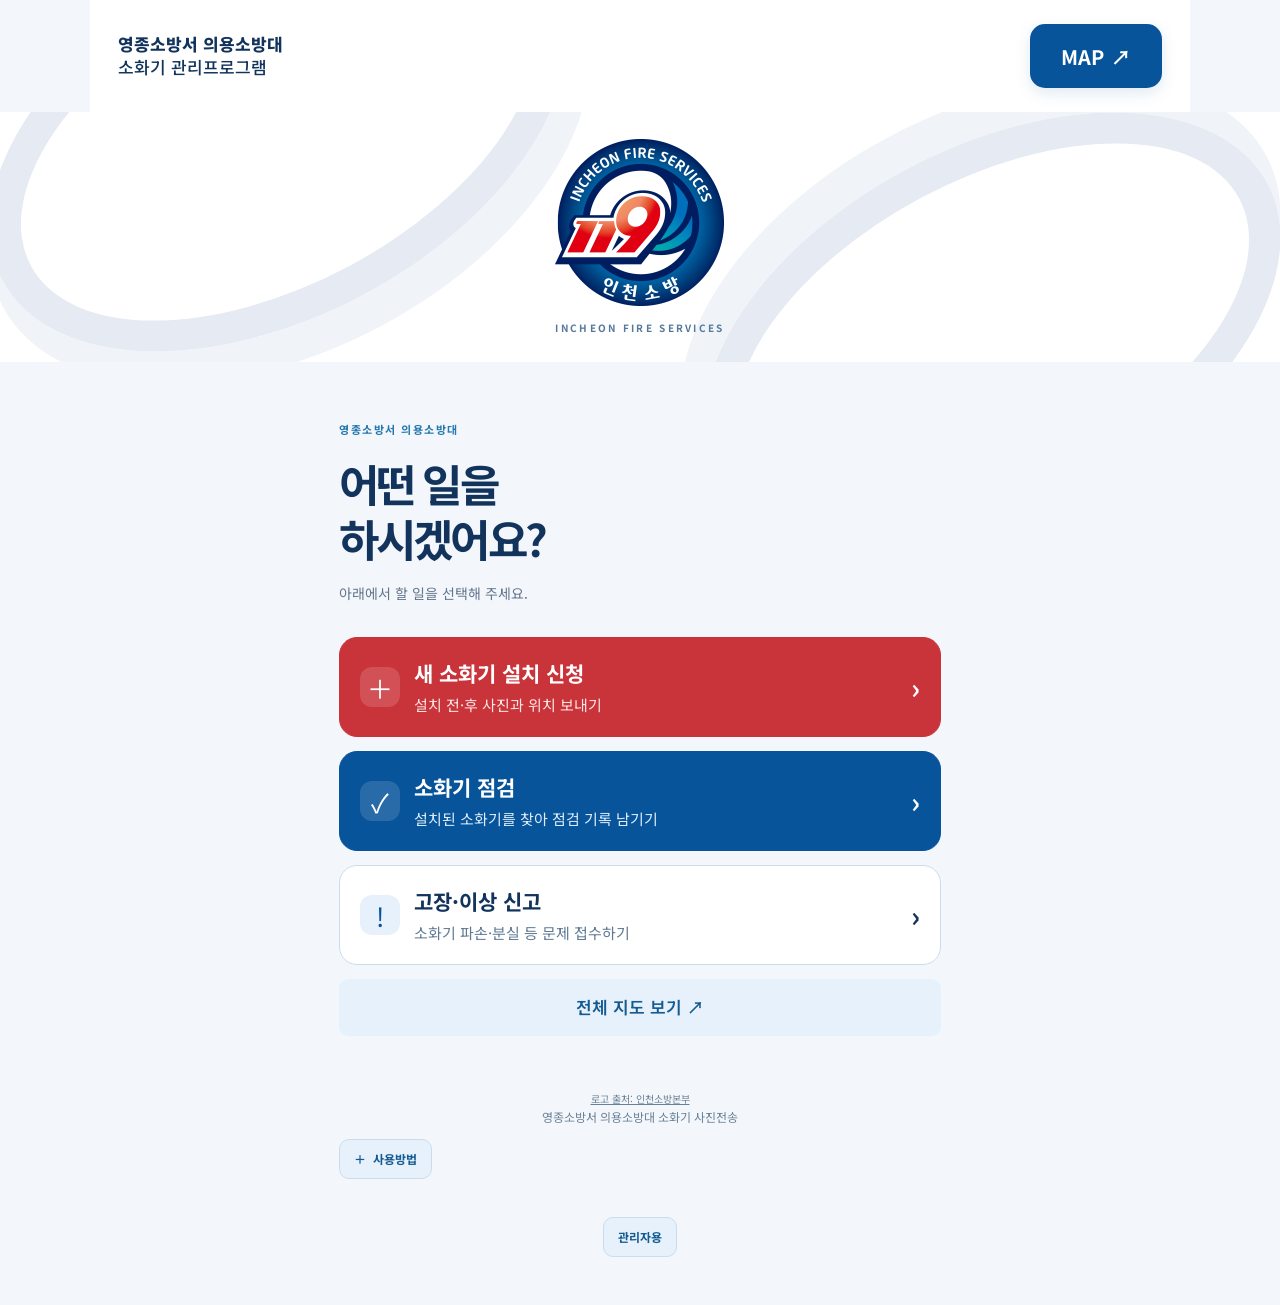
<file: index.html>
<!doctype html>
<html lang="ko"><head><meta charset="utf-8"><meta name="viewport" content="width=device-width,initial-scale=1"><meta name="theme-color" content="#12335b"><title>영종소방서 의용소방대 소화기 사진전송</title><link rel="stylesheet" href="style.css?v=20261028-mobile4"><script src="config.js?v=20261026-kakao1" defer></script><script defer src="management.js?v=20261024-issues2"></script><script src="app.js?v=20261026-kakao5" defer></script><link rel="stylesheet" href="management.css?v=20261028-mobile4"><link rel="stylesheet" href="leaflet.css"><script defer src="leaflet.js"></script></head>
<body><header><a href="./" class="brand">영종소방서 의용소방대<br><span>소화기 관리프로그램</span></a><a class="tag" href="map.html" aria-label="설치 위치 지도 보기" style="text-decoration:none">MAP ↗</a></header><div class="fire-banner"><img src="[data-uri]" width="172" height="170" alt="인천소방 · INCHEON FIRE SERVICES"><span class="banner-caption">INCHEON FIRE SERVICES</span></div><main><div class="intro"><span class="eyebrow">영종소방서 의용소방대</span><h1>어떤 일을<br>하시겠어요?</h1><p>아래에서 할 일을 선택해 주세요.</p></div><nav id="taskMenu" class="task-menu" aria-label="업무 선택"><button type="button" id="startInstall" class="task-card task-install"><span class="task-icon" aria-hidden="true">＋</span><span><strong>새 소화기 설치 신청</strong><small>설치 전·후 사진과 위치 보내기</small></span><b aria-hidden="true">›</b></button><a class="task-card task-primary" href="map.html?mode=inspection"><span class="task-icon" aria-hidden="true">✓</span><span><strong>소화기 점검</strong><small>설치된 소화기를 찾아 점검 기록 남기기</small></span><b aria-hidden="true">›</b></a><a class="task-card" href="map.html?mode=report"><span class="task-icon" aria-hidden="true">!</span><span><strong>고장·이상 신고</strong><small>소화기 파손·분실 등 문제 접수하기</small></span><b aria-hidden="true">›</b></a><a class="button secondary full" href="map.html">전체 지도 보기 ↗</a></nav><div id="installHeading" hidden><button type="button" id="backToTasks" class="button secondary">← 할 일 다시 선택</button><h1>새 소화기 설치 신청</h1><p>사진 2장 → 현재 위치 → 확인하고 전송</p></div><aside id="setup" hidden>아직 접수를 시작하지 않았습니다. 관리자가 수신 이메일을 설정한 후 이용해 주세요.</aside><form id="report" hidden><section><div class="heading"><span class="number">01</span><div><h2>현장 사진</h2><p>설치 전 사진과 설치 후 사진을 추가해 주세요.</p></div></div><div class="installation-photos"><div class="photo-stage"><h3>설치 전 사진</h3><div class="photo"><img id="preview" hidden alt="전송할 현장 사진"><button id="placeholder" type="button" aria-label="사진 촬영 또는 보관함에서 선택" aria-haspopup="dialog"><span class="camera" aria-hidden="true">＋</span><strong>설치 전 사진 추가</strong><small>촬영하거나 앨범에서 선택</small></button></div><div class="buttons"><label class="button primary" for="camera">사진 촬영</label><input id="camera" type="file" accept="image/*" capture="environment" class="visually-hidden"><label class="button secondary" for="album">앨범 선택</label><input id="album" type="file" accept="image/*" class="visually-hidden"></div><p id="photoInfo" class="detail" hidden></p></div><div class="photo-stage"><h3>설치 후 사진</h3><div class="photo"><img id="previewAfter" hidden alt="설치 후 사진"><button id="placeholderAfter" type="button" aria-label="설치 후 사진 촬영 또는 보관함 선택" aria-haspopup="dialog"><span class="camera" aria-hidden="true">＋</span><strong>설치 후 사진 추가</strong><small>촬영하거나 앨범에서 선택</small></button></div><div class="buttons"><label class="button primary" for="cameraAfter">사진 촬영</label><input id="cameraAfter" type="file" accept="image/*" capture="environment" class="visually-hidden"><label class="button secondary" for="albumAfter">앨범 선택</label><input id="albumAfter" type="file" accept="image/*" class="visually-hidden"></div><p id="photoInfoAfter" class="detail" hidden></p></div></div></section><section><div class="heading"><span class="number">02</span><div><h2>현재 위치</h2></div></div><label class="check"><input id="gpsConsent" type="checkbox"><span>현재 위치 확인·주소 조회·사진/위치 전송 및 지도 공개에 동의합니다.</span></label><p class="detail gps-geocoder-note">주소 자동 조회를 위해 좌표를 <a href="https://apis.map.kakao.com/web/documentation/#services_Geocoder_coord2Address" target="_blank" rel="noopener noreferrer">카카오</a>에 보냅니다.</p><button type="button" class="button secondary full" id="locate">동의 후 현재 위치 가져오기</button><div id="gpsPreview" hidden style="height:260px;border-radius:12px;overflow:hidden;margin:16px 0" role="region" aria-label="자동으로 가져온 설치 위치 지도"></div><div class="location"><span class="dot"></span><p id="locationInfo" role="status">아직 위치를 가져오지 않았습니다.</p></div><p id="resolvedAddress" class="location-address" hidden></p><p id="address" class="coordinates" hidden></p><a id="map" hidden target="_blank" rel="noopener noreferrer">Google 지도에서 위치 확인 ↗</a></section><section><div class="heading"><span class="number">03</span><div><h2>확인하고 전송</h2></div></div><label for="note" class="field-label">현장 메모 <span>선택</span></label><textarea id="note" maxlength="1000" placeholder="상세 위치와 현장 상황을 적어주세요.&#10;예시) &quot;소화기 1개 설치 / ○○등산로 입구에서 100m, 갈림길 이정표 오른쪽 나무 옆 / 거치대 추가 필요&quot;" rows="3"></textarea><label class="field-label" for="volunteerTeam">점검/등록 의용소방대 <span>선택사항</span></label><select id="volunteerTeam"><option value="">선택 안 함</option><option value="북도혼성대">1. 북도혼성대</option><option value="장봉혼성대">2. 장봉혼성대</option><option value="생활구조대">3. 생활구조대</option><option value="용유남성대">4. 용유남성대</option><option value="운남여성대">5. 운남여성대</option><option value="운남남성대">6. 운남남성대</option><option value="심폐소생술대">7. 심폐소생술대</option><option value="카운슬링대">8. 카운슬링대</option></select><p class="detail">선택하지 않아도 전송할 수 있으며, 선택한 대 이름은 접수 이메일에 포함됩니다.</p><p class="detail" id="recipient"></p><p id="remainingSteps" class="remaining-steps" role="status" aria-live="polite"></p><button class="button primary full send" type="submit" id="send" disabled>사진과 위치 전송하기 ↗</button><p id="status" role="status" aria-live="polite"></p><button type="button" id="reset" class="button secondary full" hidden>전체 새로고침</button></section></form><footer><a class="logo-credit" href="https://www.incheon.go.kr/119/NE040101" target="_blank" rel="noopener noreferrer">로고 출처: 인천소방본부</a><br>영종소방서 의용소방대 소화기 사진전송<br><div class="footer-tools"><details class="usage-guide"><summary>사용방법</summary><div class="guide-content"><h2>점검 담당자용 사용방법</h2><p class="guide-intro">아래 화면 예시를 보며 필요한 기능을 따라 해보세요.</p><ol>
<li><strong>설치 신청:</strong> 설치 전·후 사진을 각각 고르고, 동의를 체크한 후 현재 위치를 가져옵니다. 상세 위치와 상황을 메모하고 대대를 선택해 전송하세요.
<figure class="guide-shot"><figcaption>① 사진과 현재 위치 입력</figcaption><div class="mock-screen"><div class="mock-step"><b>01</b><span>현장 사진</span></div><div class="mock-photo-row"><div class="mock-photo"><i>＋</i><span>설치 전 사진</span></div><div class="mock-photo"><i>＋</i><span>설치 후 사진</span></div></div><div class="mock-map"><span class="mock-pin"></span><span>현재 위치 미리보기</span></div><button class="mock-button">현재 위치 가져오기</button><div class="mock-input">상세 위치와 현장 상황 메모</div><div class="mock-select">등록 의용소방대　⌄</div><button class="mock-button mock-primary">사진과 위치 전송하기 ↗</button></div></figure></li>
<li><strong>지도 확인:</strong> 지도를 확대해 지점을 누르면 주소, 설치 대대, 설치 사진과 메모를 확인할 수 있습니다. 임시 접수 지점은 7일간 표시됩니다.
<figure class="guide-shot"><figcaption>② 지점 선택 후 상세 정보 확인</figcaption><div class="mock-screen mock-popup"><div class="mock-popup-head"><span class="mock-red-dot"></span><b>설치된 소화기</b><span class="mock-badge">설치 지점</span></div><div class="mock-address">📍 인천 중구 ○○로 123</div><div class="mock-meta"><span>설치 대대</span><b>북도혼성대</b></div><div class="mock-meta"><span>최근 점검</span><b>2026. 10. 20. · 장봉혼성대</b></div><div class="mock-photo-row"><div class="mock-thumb">설치 전</div><div class="mock-thumb">설치 후</div></div><div class="mock-note">현장 메모가 여기에 표시됩니다.</div></div></figure></li>
<li><strong>소화기 점검:</strong> 지점에서 10m 이내일 때 점검하기를 누르세요. 대대와 점검 항목을 입력해 완료하면 일시와 담당 대대가 기록됩니다. 최근 기록은 10건까지 보이며 점검 사진 한 장을 첨부할 수 있습니다.
<figure class="guide-shot"><figcaption>③ 점검 항목을 확인하고 기록</figcaption><div class="mock-screen"><div class="mock-step"><b>점검</b><span>현재 위치가 소화기 10m 이내인지 확인</span></div><div class="mock-select">점검 의용소방대　⌄</div><div class="mock-checks"><span>☑ 압력 게이지 정상</span><span>☑ 안전핀·봉인 상태 양호</span><span>☑ 용기 외관 이상 없음</span><span>☑ 앞에 장애물 없음</span></div><div class="mock-input">점검 메모 (선택)</div><button class="mock-button">점검 사진 추가　＋</button><button class="mock-button mock-primary">점검 완료</button><div class="mock-history"><b>최근 점검</b><span>2026. 10. 20. · 장봉혼성대</span></div></div></figure></li>
<li><strong>이상 신고:</strong> 지점 정보에서 이상 신고하기를 눌러 문제와 내용을 접수하세요. 점검 기록과 이상 신고는 이메일을 보내지 않습니다.
<figure class="guide-shot"><figcaption>④ 이상이 있으면 지점에서 신고</figcaption><div class="mock-screen"><div class="mock-step"><b>이상 신고</b><span>해당 소화기에서 확인한 문제</span></div><div class="mock-select">신고 항목　⌄</div><div class="mock-input mock-tall">문제 상황을 적어주세요.</div><div class="mock-select">신고 의용소방대　⌄</div><button class="mock-button mock-danger">이상 신고 접수</button><p class="mock-hint">신고 접수는 이메일로 전송되지 않습니다.</p></div></figure></li>
<li><strong>관리자:</strong> 신청 승인·반려, 설치 지점 등록·수정, 신고 확인을 할 수 있습니다. 관리자 변경 내용은 이 기기에 저장됩니다. 다른 기기로 옮기는 방법은 생성자 <b>소방교 김승회</b>에게 문의하세요.
<figure class="guide-shot"><figcaption>⑤ 관리자 화면에서 신청과 신고 관리</figcaption><div class="mock-screen"><div class="mock-tabs"><b>설치 신청</b><span>이상 신고</span><span>등록된 소화기</span></div><div class="mock-request"><div class="mock-red-dot"></div><div><b>새 설치 신청</b><span>사진 2장 · 위치 · 현장 메모</span></div></div><div class="mock-action-row"><button class="mock-button">반려</button><button class="mock-button mock-primary">승인</button></div><div class="mock-hint">관리자 변경 사항은 현재 기기에 저장됩니다.</div></div></figure></li></ol><p class="guide-contact">위치가 어긋나면 설치 지점에서 현재 위치를 다시 가져와 주세요.</p></div></details><a class="admin-link" href="admin.html">관리자용</a></div></footer></main><dialog id="photoChoice" aria-labelledby="photoChoiceTitle"><h2 id="photoChoiceTitle">사진을 어떻게 추가할까요?</h2><p>촬영하거나 보관함의 사진을 선택해 주세요.</p><button type="button" class="button primary full" id="chooseCamera">사진 촬영</button><button type="button" class="button secondary full" id="chooseAlbum">보관함에서 선택</button><button type="button" class="button secondary full" id="closePhotoChoice">취소</button></dialog><div id="sendToast" role="status" aria-live="polite" hidden style="position:fixed;left:50%;top:50%;transform:translate(-50%,-50%);width:max-content;max-width:calc(100vw - 40px);box-sizing:border-box;padding:24px 28px;border-radius:18px;background:#123d70;color:#fff;text-align:center;font-size:18px;font-weight:700;line-height:1.6;box-shadow:0 12px 40px #123d7040;z-index:10000;pointer-events:none">사진과 위치 전송 요청이 완료되었습니다</div></body></html>
</file>
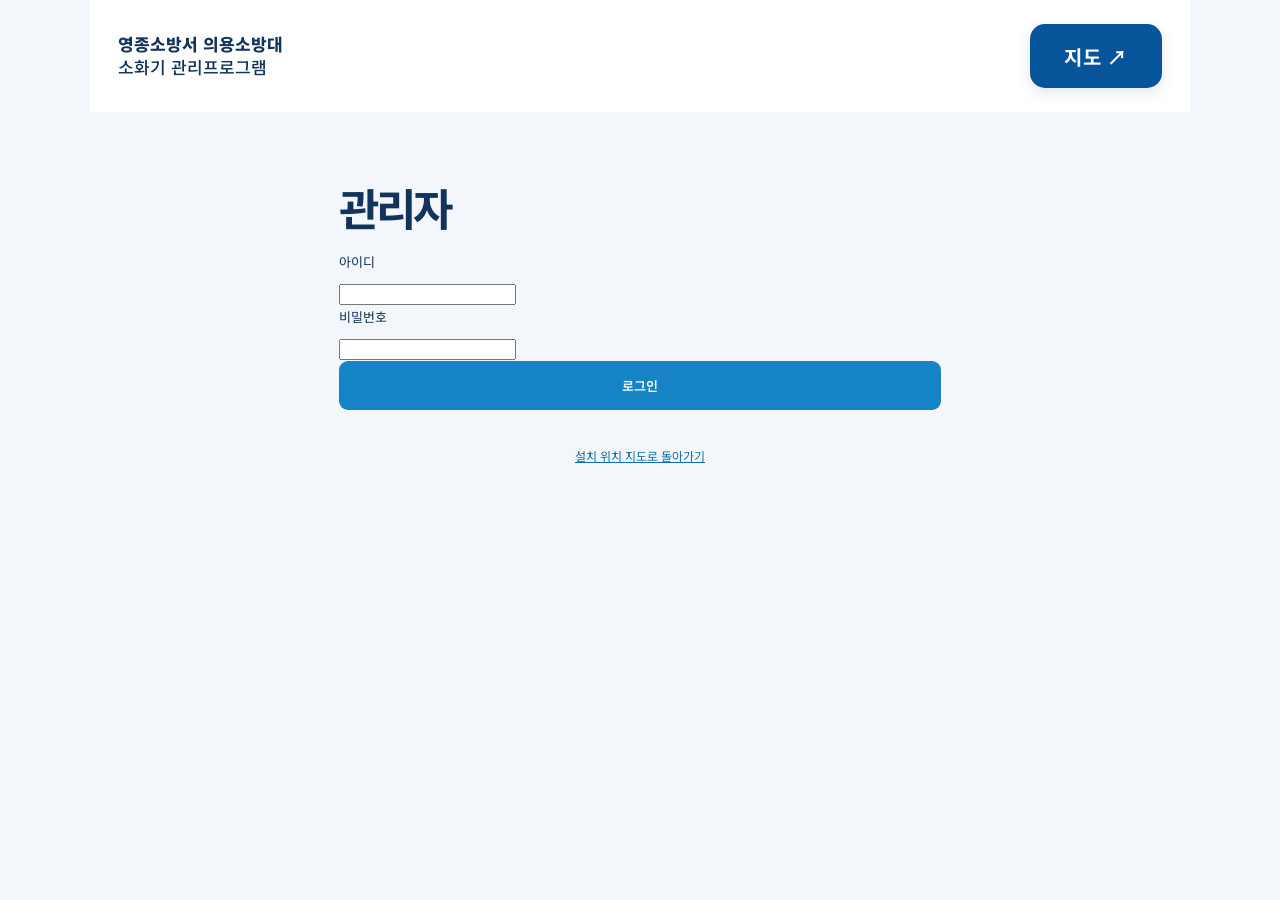
<file: admin.html>
<!doctype html><html lang="ko"><head><meta charset="utf-8"><meta name="viewport" content="width=device-width,initial-scale=1"><meta name="robots" content="noindex"><title>관리자 · 소화기 관리프로그램</title><link rel="stylesheet" href="style.css?v=20261028-map-popup2"><link rel="stylesheet" href="management.css?v=20261028-popup2"><script defer src="config.js"></script><script defer src="management.js?v=20261028-popup2"></script><script defer src="admin.js?v=20261028-approval3"></script></head><body><header><a href="./" class="brand">영종소방서 의용소방대<br><span>소화기 관리프로그램</span></a><a href="map.html" class="tag">지도 ↗</a></header><main><h1>관리자</h1><form id="adminLogin"><label class="field-label" for="adminUsername">아이디</label><input id="adminUsername" autocomplete="username" required><label class="field-label" for="adminPassword">비밀번호</label><input id="adminPassword" type="password" autocomplete="current-password" required><button class="button primary full">로그인</button></form><p id="adminMessage" role="status"></p><div id="adminPanel" hidden><button id="adminLogout" class="button secondary">로그아웃</button><nav class="admin-tabs" aria-label="관리 목록"><button class="button secondary admin-tab" data-tab="requests" aria-pressed="true">설치 신청</button><button class="button secondary admin-tab" data-tab="issues" aria-pressed="false">이상 신고</button><button class="button secondary admin-tab" data-tab="registered" aria-pressed="false">등록된 소화기</button><button id="adminRefresh" class="button secondary">새로고침</button></nav><p class="detail">설치 신청 승인·반려는 서버에 공유됩니다. 직접 등록한 자료는 이 기기에 저장되니 백업해 주세요.</p><div class="admin-tabs"><button class="button secondary" id="adminAdd">소화기 직접 등록</button><button class="button secondary" id="adminExport">백업 저장</button><label class="button secondary">백업 불러오기<input id="adminImport" type="file" accept=".json,application/json" hidden></label></div><div id="adminList"></div></div><footer><a href="map.html">설치 위치 지도로 돌아가기</a></footer></main></body></html>
</file>
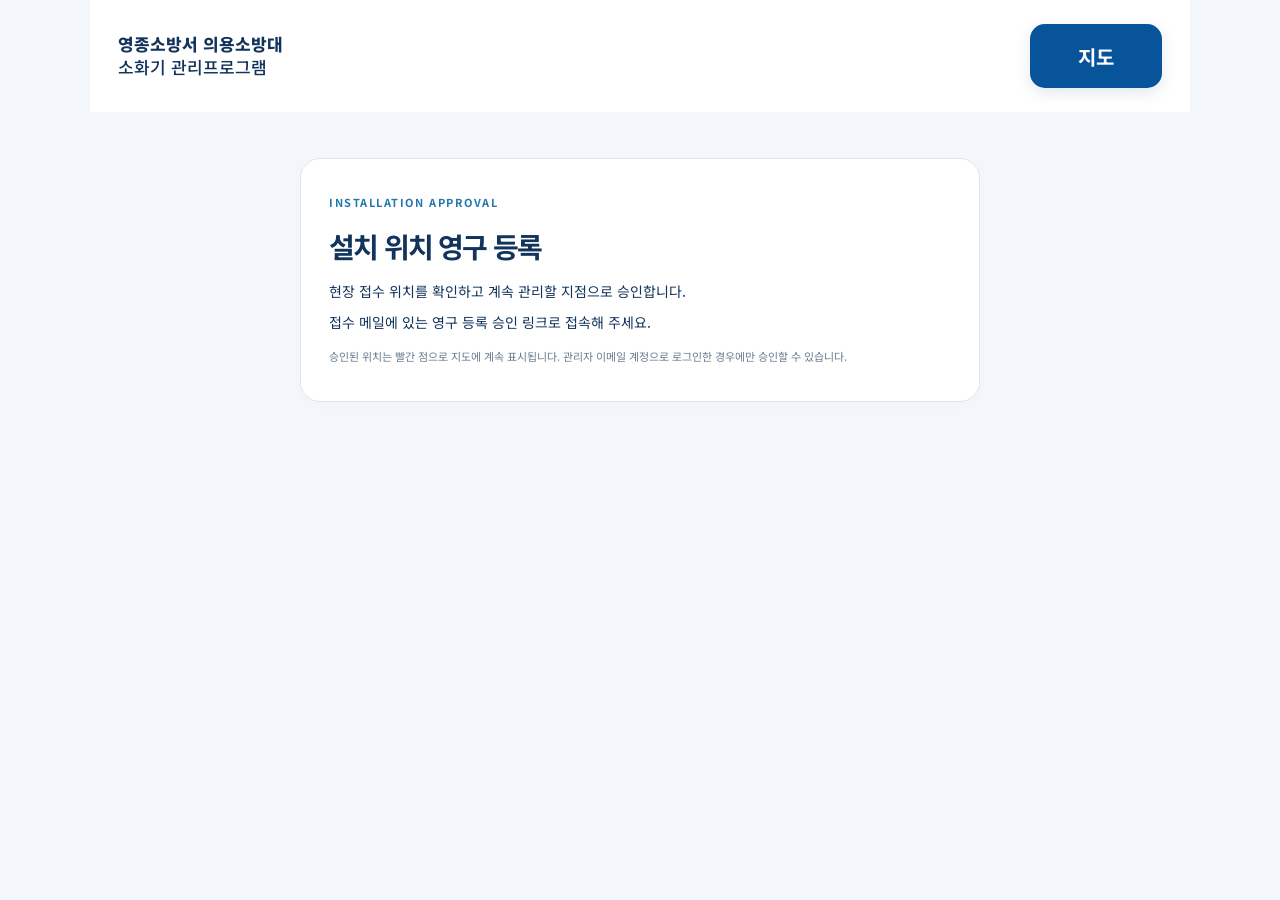
<file: approve.html>
<!doctype html>
<html lang="ko"><head><meta charset="utf-8"><meta name="viewport" content="width=device-width,initial-scale=1"><meta name="referrer" content="no-referrer"><meta name="theme-color" content="#12335b"><title>설치 위치 승인 · 소화기 관리프로그램</title><link rel="stylesheet" href="style.css?v=20261014-blue1"><script src="config.js?v=20261014-supabase1" defer></script><script src="approve.js?v=20261015-approval2" defer></script><style>main{max-width:720px;margin:auto;padding:30px 20px}main section{padding:28px;border:1px solid #dce6f2;border-radius:20px;background:white}dd{margin:4px 0 20px;overflow-wrap:anywhere}dt{font-weight:700}h1{font-size:28px}#approvalStatus{white-space:pre-line}#approvalLogin{margin:24px 0}</style></head>
<body><header><a href="./" class="brand">영종소방서 의용소방대<br><span>소화기 관리프로그램</span></a><a href="map.html" class="tag">지도</a></header><main class="form-main"><section class="card"><span class="eyebrow">INSTALLATION APPROVAL</span><h1>설치 위치 영구 등록</h1><p>현장 접수 위치를 확인하고 계속 관리할 지점으로 승인합니다.</p><p id="approvalStatus" role="status" aria-live="polite">승인 정보를 확인하고 있습니다…</p><dl id="approvalDetails" hidden><dt>좌표</dt><dd id="approvalCoordinates"></dd><dt>위치 확인</dt><dd><a id="approvalMapLink" target="_blank" rel="noopener noreferrer">Google 지도에서 열기 ↗</a></dd><dt>접수 시각</dt><dd id="approvalSubmitted"></dd></dl><div id="approvalLogin" hidden><p>승인 담당자: seunghoe119@gmail.com</p><button id="approvalLoginButton" class="button primary full" type="button">담당자 로그인 링크 받기</button></div><button id="approvalLogout" class="button secondary" hidden type="button">다른 계정으로 로그인</button><label class="check" id="approvalConsentWrap" hidden><input type="checkbox" id="approvalConsent"><span>이 위치를 지도에 계속 공개되는 영구 설치 지점으로 등록하는 것을 확인합니다.</span></label><button class="button primary full" id="approveButton" type="button" disabled hidden>영구 등록 승인</button><p class="detail">승인된 위치는 빨간 점으로 지도에 계속 표시됩니다. 관리자 이메일 계정으로 로그인한 경우에만 승인할 수 있습니다.</p></section></main></body></html>
</file>
<file: style.css>
@import url('https://fonts.googleapis.com/css2?family=Noto+Sans+KR:wght@400;500;600;700;800&display=swap');
:root{font-family:'Noto Sans KR',system-ui,sans-serif;color:#12335b;background:#f3f7fc;line-height:1.65;font-synthesis:none}*{box-sizing:border-box}body{margin:0}header{height:80px;display:flex;align-items:center;justify-content:space-between;max-width:1040px;padding:0 28px;margin:auto;border-bottom:1px solid #d6e2f0}.brand{font-size:17px;line-height:1.35;font-weight:800;text-decoration:none;color:inherit}.brand span{font-weight:500}.tag,.eyebrow{font-size:11px;font-weight:700;letter-spacing:.14em}.tag{border:1px solid #bdcfe5;padding:5px 10px;border-radius:20px}main{max-width:650px;margin:0 auto;padding:52px 24px 20px}.intro{margin-bottom:32px}.eyebrow{color:#2478ae}h1{font-size:44px;letter-spacing:-.065em;line-height:1.25;margin:16px 0}p{margin:8px 0;font-size:14px}.intro p{color:#62758b}section{background:#fff;border:1px solid #dce6f2;border-radius:20px;padding:26px;margin:16px 0;box-shadow:0 4px 18px #162b2703}.heading{display:flex;gap:14px;margin-bottom:22px}.number{font-size:13px;font-weight:700;background:#e8f2fc;display:grid;place-items:center;width:34px;height:34px;border-radius:50%;flex-shrink:0}h2{font-size:19px;margin:0;letter-spacing:-.04em}.heading p{margin:4px 0;color:#63788f;font-size:13px}.photo{aspect-ratio:4/3;background:#f1f7fc;border:1px dashed #bfd4e7;border-radius:12px;display:grid;place-items:center;overflow:hidden}#preview{width:100%;height:100%;object-fit:contain;min-height:0}#placeholder{text-align:center;display:grid;gap:8px;color:#617b92}#placeholder strong{font-size:14px}small{font-size:11px}.camera{font-size:36px;font-weight:400;line-height:1}.buttons{display:flex;gap:10px;margin-top:16px}.button{border:0;border-radius:9px;font:inherit;font-size:13px;font-weight:600;padding:14px 12px;text-align:center;cursor:pointer;display:inline-block;text-decoration:none;min-height:48px}.buttons .button{flex:1}.primary{background:#1683c4;color:#ffffff}.secondary{background:#e6f1fb;color:#155b91}.full{width:100%}.send{background:#07549b;color:#fff;margin-top:12px}button:disabled{opacity:.45;cursor:not-allowed}.check{display:flex;gap:10px;margin:18px 0;font-size:13px;align-items:flex-start}input[type=checkbox]{width:19px;height:19px;flex-shrink:0;accent-color:#1679bc;margin-top:2px}.detail{color:#6a7d91;font-size:11px;margin-top:12px;overflow-wrap:anywhere}.location{display:flex;gap:9px;align-items:center;background:#f2f7fc;padding:12px;border-radius:9px;margin-top:14px}.dot{width:8px;height:8px;background:#438bbd;border-radius:50%;flex-shrink:0}.location p{font-size:12px;margin:0;white-space:pre-line}a{color:#086db0}#map{font-size:12px;display:inline-block;margin-top:12px}textarea,select{width:100%;border:1px solid #cbdceb;border-radius:9px;padding:13px;font:inherit;font-size:13px;background:#fff;color:inherit}textarea{resize:vertical}select{min-height:48px;cursor:pointer}.field-label{display:block;font-size:13px;margin-bottom:7px}.field-label span{color:#6c8196;font-size:11px;margin-left:6px}footer{text-align:center;color:#6a8096;font-size:12px;padding:28px 0}#setup{background:#fff0cc;border:1px solid #e5c777;border-radius:12px;padding:16px;font-size:13px}#status{white-space:pre-line;overflow-wrap:anywhere}#status.error{color:#a32f23}#status.success{color:#286533}:focus-visible{outline:3px solid #1683c4;outline-offset:4px}.visually-hidden{position:absolute;width:1px;height:1px;padding:0;overflow:hidden;clip:rect(0,0,0,0);white-space:nowrap;border:0}label:has(+input:focus-visible){outline:3px solid #1683c4;outline-offset:3px}[hidden]{display:none!important}@media(max-width:480px){header{height:66px;padding:0 20px}.brand{font-size:14px}.tag{font-size:9px}main{padding:34px 16px 12px}h1{font-size:37px}section{padding:21px 18px;border-radius:16px}.buttons{gap:8px}.button{font-size:12px}}

#placeholder{border:0;background:transparent;font:inherit;width:100%;height:100%;align-content:center;justify-items:center;cursor:pointer;padding:24px}#placeholder:hover{background:#e8f3fc}#placeholder .camera{display:grid;place-items:center;width:52px;height:52px;border-radius:50%;background:#dceefa;color:#14699f}dialog{border:1px solid #cbdceb;border-radius:20px;padding:26px;width:calc(100% - 40px);max-width:380px;color:#12335b;box-shadow:0 20px 80px #12335b33}dialog::backdrop{background:#12335b80}dialog h2{font-size:19px}dialog p{color:#63788f;margin-bottom:22px}dialog .button{margin-top:10px}

/* Incheon Fire Services blue identity */
header{height:auto;min-height:112px;gap:20px;max-width:1100px;padding:20px 28px;border:0;background:#fff}body{background:#f3f7fc}header .tag{display:flex;align-items:center;justify-content:center;flex-shrink:0;min-width:132px;min-height:64px;padding:14px 22px;font-size:20px;letter-spacing:.02em;border:0;border-radius:15px;background:#07549b;color:white;text-decoration:none;box-shadow:0 5px 15px #07549b20}header .tag:hover{background:#063e76}.fire-banner{height:250px;background:white;position:relative;overflow:hidden;display:flex;flex-direction:column;align-items:center;justify-content:center;isolation:isolate}.fire-banner img{width:172px;height:170px;object-fit:contain;z-index:1}.banner-caption{font-size:10px;color:#54799c;font-weight:700;letter-spacing:.23em;margin-top:12px;z-index:1}.fire-banner::before,.fire-banner::after{content:"";position:absolute;width:560px;height:300px;border:32px solid #e5eaf3;border-radius:50%;z-index:-1;pointer-events:none;transform:rotate(-28deg)}.fire-banner::before{right:calc(50% + 50px);top:-160px;box-shadow:0 24px 0 12px #f0f4f9}.fire-banner::after{left:calc(50% + 40px);bottom:-150px;box-shadow:0 -25px 0 12px #f0f4f9}.primary:hover:not(:disabled){background:#096dad;color:#fff}.send:hover:not(:disabled){background:#063e76}.logo-credit{font-size:10px;color:#6a8096}dialog{color:#12335b}dialog::backdrop{background:#12335b80}@media(max-width:480px){header{min-height:104px;padding:16px;gap:12px}.brand{font-size:13px}header .tag{min-width:120px;min-height:64px;font-size:18px;padding:14px 16px}.fire-banner{height:220px}.fire-banner img{width:154px;height:152px}.fire-banner::before,.fire-banner::after{width:370px;height:260px;border-width:25px}.fire-banner::before{right:calc(50% + 20px);top:-155px}.fire-banner::after{left:calc(50% + 30px);bottom:-160px}}

.footer-tools{display:flex;align-items:flex-start;justify-content:center;gap:10px;flex-wrap:wrap;margin-top:12px}.footer-tools .admin-link,.usage-guide summary{display:inline-flex;align-items:center;justify-content:center;min-height:40px;padding:8px 14px;border:1px solid #cbdceb;border-radius:10px;background:#e6f1fb;color:#155b91;font:inherit;font-size:12px;font-weight:700;text-decoration:none;cursor:pointer}.usage-guide{flex:1 1 100%;max-width:650px;text-align:left;color:#12335b}.usage-guide summary{width:max-content;margin:0 auto;list-style:none}.usage-guide summary::-webkit-details-marker{display:none}.usage-guide summary::before{content:"＋";margin-right:7px}.usage-guide[open] summary::before{content:"−"}.guide-content{margin-top:12px;padding:18px 20px;background:#fff;border:1px solid #dce6f2;border-radius:14px;text-align:left}.guide-content h2{margin:0 0 12px;font-size:17px}.guide-content ol{margin:0;padding-left:21px}.guide-content li{margin:10px 0;font-size:13px;line-height:1.7}.guide-content em{font-style:normal;color:#07549b;font-weight:700}.guide-contact{margin-top:14px;padding-top:12px;border-top:1px solid #e4edf6;font-size:12px;color:#61758b}@media(max-width:480px){.guide-content{padding:15px}.guide-content li{font-size:12px}.footer-tools .admin-link,.usage-guide summary{font-size:12px}}
.guide-intro{margin:0 0 14px;color:#61758b;font-size:12px}.guide-shot{margin:12px 0 4px;padding:12px;border:1px solid #dbe7f3;border-radius:13px;background:#f6f9fd}.guide-shot figcaption{margin:0 0 9px;color:#155b91;font-size:11px;font-weight:800}.mock-screen{max-width:420px;margin:0 auto;padding:13px;background:#fff;border:1px solid #dce6f2;border-radius:12px;box-shadow:0 3px 12px #12335b0c;color:#17395f;font-size:10px}.mock-step{display:flex;align-items:center;gap:8px;margin-bottom:10px;font-size:12px;font-weight:800}.mock-step b{display:grid;place-items:center;min-width:27px;height:27px;border-radius:50%;background:#e6f1fb;color:#07549b}.mock-step span{color:#506a84;font-size:10px;font-weight:600}.mock-photo-row{display:grid;grid-template-columns:1fr 1fr;gap:8px}.mock-photo{min-height:65px;display:flex;align-items:center;justify-content:center;flex-direction:column;gap:2px;border:1px dashed #9bbfe0;border-radius:8px;background:#f1f7fc;color:#59758f}.mock-photo i{font-size:20px;color:#1683c4;font-style:normal;line-height:1}.mock-map{height:38px;margin-top:8px;display:flex;align-items:center;justify-content:center;gap:7px;border-radius:7px;background:linear-gradient(135deg,#e4eef0 25%,#edf2e6 25%,#edf2e6 50%,#e4eef0 50%,#e4eef0 75%,#edf2e6 75%);background-size:28px 28px;color:#365a78}.mock-pin,.mock-red-dot{display:inline-block;width:10px;height:10px;border:2px solid white;border-radius:50%;background:#e53945;box-shadow:0 0 0 2px #e5394550;flex:none}.mock-button,.mock-select,.mock-input{display:block;width:100%;min-height:31px;margin-top:7px;padding:7px 9px;border:1px solid #cbdceb;border-radius:7px;background:#f9fbfe;color:#315777;text-align:left;font:inherit;font-size:10px}.mock-button{cursor:default}.mock-primary{border-color:#07549b;background:#07549b;color:white;text-align:center;font-weight:800}.mock-danger{border-color:#d64b55;background:#fff;color:#c83340;text-align:center;font-weight:800}.mock-select{background:#fff}.mock-tall{min-height:49px;color:#8294a5}.mock-popup{max-width:390px}.mock-popup-head{display:flex;align-items:center;gap:7px;padding-bottom:9px;border-bottom:1px solid #e7eef5;font-size:12px}.mock-badge{margin-left:auto;padding:3px 6px;border-radius:20px;background:#e7f2fc;color:#155b91;font-size:9px}.mock-address{padding:10px 0 6px;font-size:11px;font-weight:700}.mock-meta{display:flex;justify-content:space-between;gap:8px;padding:6px 0;border-bottom:1px solid #edf1f5}.mock-meta span,.mock-note,.mock-hint{color:#71859a}.mock-meta b{font-size:10px}.mock-thumb{height:42px;display:grid;place-items:center;border-radius:6px;background:#e9f2f8;color:#56718c;font-size:9px}.mock-note{margin-top:8px;padding:7px;border-radius:6px;background:#f6f9fc}.mock-checks{display:grid;gap:6px;padding:8px;border-radius:7px;background:#f3f8fc;color:#325b7b}.mock-history{display:flex;justify-content:space-between;gap:8px;margin-top:8px;padding-top:8px;border-top:1px solid #e4edf6;color:#536e88}.mock-tabs{display:flex;gap:10px;overflow:hidden;padding:0 0 9px;border-bottom:1px solid #e3ebf3;white-space:nowrap;color:#607990}.mock-tabs b{color:#07549b}.mock-request{display:flex;align-items:center;gap:8px;margin-top:10px;padding:9px;border:1px solid #e2ebf3;border-radius:8px}.mock-request div:last-child{display:grid;gap:3px}.mock-request span{color:#71859a;font-size:9px}.mock-action-row{display:grid;grid-template-columns:1fr 1fr;gap:7px}.mock-hint{margin:8px 0 0;font-size:9px}.guide-content li{margin:12px 0 16px}.guide-content li strong{display:inline-block;margin-bottom:2px}@media(max-width:480px){.guide-shot{padding:9px}.mock-screen{padding:10px}.mock-button,.mock-select,.mock-input{font-size:9px}}
/* Field task entry and outdoor readability */
.task-menu{display:grid;gap:14px;margin:24px 0}.task-card{display:flex;align-items:center;gap:14px;width:100%;min-height:100px;padding:20px;border:1px solid #cbdceb;border-radius:18px;background:#fff;color:#12335b;text-align:left;text-decoration:none;font:inherit;cursor:pointer}.task-card>span:nth-child(2){flex:1}.task-card strong{display:block;font-size:21px;line-height:1.4}.task-card small{display:block;font-size:15px;line-height:1.55;margin-top:5px;color:#607a94}.task-icon{display:grid;place-items:center;flex:none;width:40px;height:40px;border-radius:12px;background:#e6f1fb;color:#07549b;font-size:26px}.task-card>b{font-size:28px}.task-primary{border-color:#07549b;background:#07549b;color:#fff}.task-primary small{color:#dfedfa}.task-primary .task-icon{background:#ffffff22;color:#fff}.remaining-steps,.task-help{padding:14px 16px;background:#e6f1fb;border-radius:12px;font-size:16px;line-height:1.7;color:#184f7b}#report .button,.task-menu>.button,#installHeading .button,.map-tools .button{min-height:56px;font-size:17px}#report .check,#report .field-label,#report .field-label span,#report .detail,#report .location p,#report textarea,#report select,#report small,#report #placeholder strong,#report #placeholderAfter strong{font-size:16px}#report .heading p{font-size:16px}#report .heading h2{font-size:23px}#report #map{font-size:16px}#report input[type=checkbox]{width:24px;height:24px}#report .check{gap:12px;line-height:1.7}.task-card:hover{box-shadow:0 5px 20px #12335b16}@media(max-width:480px){.task-card{padding:18px 14px;gap:10px}.task-card strong{font-size:20px}.task-card small{font-size:15px}.task-icon{width:34px;height:38px}.task-help{font-size:16px}}

.location-address,.coordinates{overflow-wrap:anywhere;margin:10px 0 0;padding:14px 16px;border:1px solid #dce6f2;border-radius:9px;background:#fff;color:#12335b;font-size:19px;font-weight:700;line-height:1.65}.location-address{font-size:18px}.coordinates{color:#12335b;font-size:20px;font-weight:800;white-space:pre-line}.gps-geocoder-note{margin:10px 0 14px;color:#61758b}

.task-install{border-color:#c9343a;background:#c9343a;color:#fff}.task-install small{color:#ffe4e4}.task-install .task-icon{background:#ffffff25;color:#fff}.task-install:hover{background:#b92e35}

/* Installation form: independent from compact map popup photo layouts. */
#report .installation-photos{display:grid;grid-template-columns:minmax(0,1fr);gap:24px;margin:0}
#report .photo-stage{padding:18px;border:1px solid #dce6f2;border-radius:14px;background:#fff}
#report .photo-stage+.photo-stage{padding-top:18px;border-top:1px solid #dce6f2}
#report .photo-stage h3{margin:0 0 12px;font-size:21px;line-height:1.4;word-break:keep-all}
#report .photo{aspect-ratio:auto;height:200px;width:100%;position:relative}
#report .photo>img{display:block;width:100%;height:100%;object-fit:contain;min-height:0}
#report #placeholder,#report #placeholderAfter{padding:16px;gap:8px;min-width:0}
#report #placeholder strong,#report #placeholderAfter strong{font-size:17px;line-height:1.5;word-break:keep-all}
#report .photo small{font-size:13px;line-height:1.5}
#report .photo .camera{width:48px;height:48px;font-size:32px}
#report .photo-stage .buttons{display:grid;grid-template-columns:repeat(2,minmax(0,1fr));gap:10px;margin-top:12px}
#report .photo-stage .buttons .button{display:flex;align-items:center;justify-content:center;min-height:56px;padding:12px 6px;font-size:17px;line-height:1.4;white-space:nowrap}
#report .heading{gap:12px;align-items:flex-start;margin-bottom:20px}
#report .heading>div{min-width:0}
#report .heading p{line-height:1.6;word-break:keep-all}
#report .number{width:36px;height:36px;font-size:15px}
#report .field-label{margin-top:20px;font-weight:700}
#report textarea,#report select{min-height:56px;font-size:17px}
#installHeading h1{font-size:32px;line-height:1.3;letter-spacing:-.045em;margin:24px 0 12px;word-break:keep-all}
#installHeading>p{font-size:16px;line-height:1.6;word-break:keep-all;color:#526d88}
@media(max-width:480px){
 #report>section{padding:20px 16px}
 #report .photo-stage{padding:14px}
 #report .photo-stage+.photo-stage{padding-top:14px}
 #report .installation-photos{gap:16px}
 #report .photo{height:176px}
 #report .heading h2{font-size:23px}
 #report .photo-stage h3{font-size:20px}
}
@media(min-width:900px){
 #report .photo{height:240px}
}
</file>
<file: management.css>
[hidden]{display:none!important}.extinguisher-popup{min-width:220px;max-width:310px;max-height:65vh;overflow:auto}.extinguisher-popup p{margin:10px 0;overflow-wrap:anywhere}.extinguisher-popup .button{font-size:14px;padding:10px;margin:8px 0}.photo-thumb{display:block;padding:0;border:0;background:none;cursor:zoom-in;margin:10px 0}.photo-thumb img{width:100%;max-width:260px;max-height:160px;object-fit:cover;border-radius:10px}.management-dialog{width:min(540px,calc(100vw - 24px));max-height:90vh;border:1px solid #cbdced;border-radius:20px;padding:24px;box-sizing:border-box;color:#12335b;overflow:auto}.management-dialog::backdrop{background:#102a4d80}.management-dialog .field-label{display:block;margin-top:16px}.management-dialog input,.management-dialog textarea,.management-dialog select{box-sizing:border-box;width:100%;margin-top:8px}.management-dialog .check input{width:auto}.management-dialog .check{margin:14px 0}.history-item{border-bottom:1px solid #dbe5f0;padding:10px 0}.installation-list>summary{font-size:23px;font-weight:700;cursor:pointer;margin:24px 0 12px}.admin-card{padding:20px;border:1px solid #d1dfef;border-radius:16px;background:#fff;margin:14px 0}.admin-card input,.admin-card textarea{width:100%;box-sizing:border-box;margin-bottom:12px}.admin-card .button{margin:5px 8px 5px 0}.admin-tabs{display:flex;gap:10px;flex-wrap:wrap;margin:20px 0}.admin-tab[aria-pressed=true]{background:#123d70;color:#fff}.admin-link{display:inline-block;margin-top:28px;padding:14px 24px;border:1px solid #c2d7ee;border-radius:12px;text-decoration:none}.admin-card p{overflow-wrap:anywhere}#adminMessage{white-space:pre-line}

.my-location-marker{background:transparent;border:0}.my-location-dot{display:block;width:20px;height:20px;margin:2px;border:3px solid #fff;box-sizing:border-box;border-radius:50%;background:#ffd52a;box-shadow:0 0 0 2px #b88b00;animation:my-location-blink 1.4s ease-in-out infinite}@keyframes my-location-blink{0%,100%{opacity:1;box-shadow:0 0 0 2px #b88b00,0 0 0 4px #ffd52a55}50%{opacity:.35;box-shadow:0 0 0 2px #b88b00,0 0 0 14px #ffd52a00}}@media(prefers-reduced-motion:reduce){.my-location-dot{animation:none}}

#placeholderAfter{text-align:center;display:grid;gap:8px;color:#617b92}
#placeholderAfter strong{font-size:14px}


#placeholderAfter{border:0;background:transparent;font:inherit;width:100%;height:100%;align-content:center;justify-items:center;cursor:pointer;padding:24px}
#placeholderAfter:hover{background:#e8f3fc}
#placeholderAfter .camera{display:grid;place-items:center;width:52px;height:52px;border-radius:50%;background:#dceefa;color:#14699f}
.installation-photos{display:grid;grid-template-columns:repeat(2,minmax(0,1fr));gap:20px}.photo-stage{min-width:0}.photo-stage h3{font-size:20px;color:#12335b;margin:0 0 14px}.photo-stage img{width:100%;height:100%;object-fit:contain;max-width:100%}.photo-stage .buttons{flex-wrap:wrap}.photo-stage .buttons .button{font-size:13px;padding:12px 8px}.photo-stage .detail{font-size:12px}@media(max-width:600px){.installation-photos{grid-template-columns:1fr}.photo-stage+.photo-stage{border-top:1px solid #d7e4f1;padding-top:20px}}

.management-dialog{font-size:16px}.management-dialog p,.management-dialog .field-label,.management-dialog select,.management-dialog textarea,.management-dialog .check,.extinguisher-popup p,.extinguisher-popup summary{font-size:16px;line-height:1.7}.management-dialog .button,.extinguisher-popup .button{min-height:56px;font-size:17px}.management-dialog input[type=checkbox]{width:24px;height:24px}.management-dialog .check{gap:12px}.management-dialog input[type=file]{font-size:16px;max-width:100%}

/* Unresolved issue markers keep their geographic position while blinking. */
.leaflet-interactive.issue-alert-marker{fill:#f08721;stroke:#a92821;stroke-width:4px;animation:yjIssueBlink 1.35s ease-in-out infinite}.issue-warning{padding:10px;border-radius:8px;background:#fff0df;color:#9a3412;font-weight:800}.issue-legend-dot{display:inline-block;width:13px;height:13px;background:#f08721;border:2px solid #a92821;border-radius:50%;margin-right:6px}.unresolved-issue{border-left:5px solid #f08721}@keyframes yjIssueBlink{0%,100%{opacity:1;stroke-width:4px}50%{opacity:.35;stroke-width:7px}}@media(prefers-reduced-motion:reduce){.leaflet-interactive.issue-alert-marker{animation:none;stroke-width:5px}}

/* Compact, scan-first popup for temporary installation requests on phones. */
.temporary-point-popup{width:min(270px,calc(100vw - 76px));min-width:0;max-width:270px;max-height:55vh;overflow:auto;font-size:14px;line-height:1.35}.temporary-popup-head{display:flex;align-items:flex-start;gap:7px;justify-content:space-between;padding:0 0 8px;border-bottom:1px solid #e4edf6}.temporary-popup-head strong{font-size:15px;line-height:1.35;overflow-wrap:anywhere}.temporary-popup-badge{flex:none;padding:4px 7px;border-radius:999px;background:#fff3db;color:#8a5200;font-size:10px;font-weight:800}.temporary-popup-badge.is-approved{background:#e8f5ec;color:#24743d}.temporary-popup-details{display:grid;grid-template-columns:1fr 1fr;gap:4px 9px;padding:7px 0}.temporary-popup-details p,.temporary-popup-note{margin:0!important;font-size:12px;overflow-wrap:anywhere}.temporary-popup-note{padding:6px 8px;border-radius:7px;background:#f3f7fb;color:#334f69}.extinguisher-popup .installation-photos,.temporary-point-popup .installation-photos{display:grid;grid-template-columns:repeat(2,minmax(0,1fr));gap:8px;margin-top:8px}.photo-stage{min-width:0}.photo-stage>strong{display:block;margin-bottom:4px;color:#64788c;font-size:11px}.temporary-point-popup .photo-thumb{margin:0;width:100%}.temporary-point-popup .photo-thumb img{display:block;width:100%;height:78px;max-width:none;max-height:none;object-fit:cover;border-radius:8px}.temporary-popup-map-link{display:inline-block;margin-top:8px;font-size:12px;font-weight:700}.leaflet-popup-content:has(.temporary-point-popup){width:auto!important;margin:10px 12px}.temporary-point-popup .point-cancel,.temporary-point-popup .button{font-size:12px!important;padding:7px!important;margin:6px 0!important}@media(max-width:480px){.temporary-point-popup{width:min(260px,calc(100vw - 82px));font-size:13px}.temporary-popup-head strong{font-size:14px}.temporary-point-popup .photo-thumb img{height:70px}}

/* Pastel information blocks keep the primary actions visible on opening. */
.extinguisher-popup{min-width:0;width:min(290px,calc(100vw - 88px));max-width:290px;max-height:60vh;color:#243b53;line-height:1.5;box-sizing:border-box}
.extinguisher-popup .popup-title{display:block;padding:2px 0 12px;font-size:18px;line-height:1.4;overflow-wrap:anywhere}
.extinguisher-popup .popup-info-block{padding:12px;border:1px solid #dce7ef;border-radius:10px;margin:0 0 10px;overflow-wrap:anywhere}
.extinguisher-popup .popup-info-block>strong{display:block;font-size:13px;line-height:1.5;color:#486078}
.extinguisher-popup .popup-info-block p{margin:5px 0 0;font-size:15px;line-height:1.6;white-space:pre-line}
.extinguisher-popup .tone-blue{background:#edf4fd;border-color:#dce8f7}
.extinguisher-popup .tone-mint{background:#edf7f2;border-color:#dcece3}
.extinguisher-popup .tone-cream{background:#fff8e9;border-color:#f0e7cf}
.extinguisher-popup .tone-lavender{background:#f3f0fa;border-color:#e6e0f2}
.extinguisher-popup .tone-rose{background:#fcf0f2;border-color:#f0dfe4}
.extinguisher-popup .popup-history{margin:0 0 12px;border:1px solid #dce3ef;border-radius:10px;background:#f3f5fb}
.extinguisher-popup .popup-history>summary{padding:12px 10px;min-height:44px;box-sizing:border-box;cursor:pointer;font-size:14px;font-weight:700;line-height:1.5}
.extinguisher-popup .popup-history-body{padding:0 10px 2px}
.extinguisher-popup .popup-history-list>strong{display:block;margin:14px 0 8px;font-size:14px}
.extinguisher-popup .popup-actions{display:grid;gap:10px;margin:0 0 12px}
.extinguisher-popup .popup-actions .button{margin:0;width:100%;min-height:52px;padding:12px;font-size:17px;line-height:1.4;box-sizing:border-box}
.extinguisher-popup .popup-map-link{display:inline-block;padding:4px 0;font-size:13px}
.extinguisher-popup summary:focus-visible,.extinguisher-popup .button:focus-visible,.extinguisher-popup a:focus-visible{outline:3px solid #3175b5;outline-offset:2px}
.extinguisher-popup .photo-stage+.photo-stage{border:0;padding:0}
</file>
<file: leaflet.css>
/* required styles */

.leaflet-pane,
.leaflet-tile,
.leaflet-marker-icon,
.leaflet-marker-shadow,
.leaflet-tile-container,
.leaflet-pane > svg,
.leaflet-pane > canvas,
.leaflet-zoom-box,
.leaflet-image-layer,
.leaflet-layer {
	position: absolute;
	left: 0;
	top: 0;
	}
.leaflet-container {
	overflow: hidden;
	}
.leaflet-tile,
.leaflet-marker-icon,
.leaflet-marker-shadow {
	-webkit-user-select: none;
	   -moz-user-select: none;
	        user-select: none;
	  -webkit-user-drag: none;
	}
/* Prevents IE11 from highlighting tiles in blue */
.leaflet-tile::selection {
	background: transparent;
}
/* Safari renders non-retina tile on retina better with this, but Chrome is worse */
.leaflet-safari .leaflet-tile {
	image-rendering: -webkit-optimize-contrast;
	}
/* hack that prevents hw layers "stretching" when loading new tiles */
.leaflet-safari .leaflet-tile-container {
	width: 1600px;
	height: 1600px;
	-webkit-transform-origin: 0 0;
	}
.leaflet-marker-icon,
.leaflet-marker-shadow {
	display: block;
	}
/* .leaflet-container svg: reset svg max-width decleration shipped in Joomla! (joomla.org) 3.x */
/* .leaflet-container img: map is broken in FF if you have max-width: 100% on tiles */
.leaflet-container .leaflet-overlay-pane svg {
	max-width: none !important;
	max-height: none !important;
	}
.leaflet-container .leaflet-marker-pane img,
.leaflet-container .leaflet-shadow-pane img,
.leaflet-container .leaflet-tile-pane img,
.leaflet-container img.leaflet-image-layer,
.leaflet-container .leaflet-tile {
	max-width: none !important;
	max-height: none !important;
	width: auto;
	padding: 0;
	}

.leaflet-container img.leaflet-tile {
	/* See: https://bugs.chromium.org/p/chromium/issues/detail?id=600120 */
	mix-blend-mode: plus-lighter;
}

.leaflet-container.leaflet-touch-zoom {
	-ms-touch-action: pan-x pan-y;
	touch-action: pan-x pan-y;
	}
.leaflet-container.leaflet-touch-drag {
	-ms-touch-action: pinch-zoom;
	/* Fallback for FF which doesn't support pinch-zoom */
	touch-action: none;
	touch-action: pinch-zoom;
}
.leaflet-container.leaflet-touch-drag.leaflet-touch-zoom {
	-ms-touch-action: none;
	touch-action: none;
}
.leaflet-container {
	-webkit-tap-highlight-color: transparent;
}
.leaflet-container a {
	-webkit-tap-highlight-color: rgba(51, 181, 229, 0.4);
}
.leaflet-tile {
	filter: inherit;
	visibility: hidden;
	}
.leaflet-tile-loaded {
	visibility: inherit;
	}
.leaflet-zoom-box {
	width: 0;
	height: 0;
	-moz-box-sizing: border-box;
	     box-sizing: border-box;
	z-index: 800;
	}
/* workaround for https://bugzilla.mozilla.org/show_bug.cgi?id=888319 */
.leaflet-overlay-pane svg {
	-moz-user-select: none;
	}

.leaflet-pane         { z-index: 400; }

.leaflet-tile-pane    { z-index: 200; }
.leaflet-overlay-pane { z-index: 400; }
.leaflet-shadow-pane  { z-index: 500; }
.leaflet-marker-pane  { z-index: 600; }
.leaflet-tooltip-pane   { z-index: 650; }
.leaflet-popup-pane   { z-index: 700; }

.leaflet-map-pane canvas { z-index: 100; }
.leaflet-map-pane svg    { z-index: 200; }

.leaflet-vml-shape {
	width: 1px;
	height: 1px;
	}
.lvml {
	behavior: url(#default#VML);
	display: inline-block;
	position: absolute;
	}


/* control positioning */

.leaflet-control {
	position: relative;
	z-index: 800;
	pointer-events: visiblePainted; /* IE 9-10 doesn't have auto */
	pointer-events: auto;
	}
.leaflet-top,
.leaflet-bottom {
	position: absolute;
	z-index: 1000;
	pointer-events: none;
	}
.leaflet-top {
	top: 0;
	}
.leaflet-right {
	right: 0;
	}
.leaflet-bottom {
	bottom: 0;
	}
.leaflet-left {
	left: 0;
	}
.leaflet-control {
	float: left;
	clear: both;
	}
.leaflet-right .leaflet-control {
	float: right;
	}
.leaflet-top .leaflet-control {
	margin-top: 10px;
	}
.leaflet-bottom .leaflet-control {
	margin-bottom: 10px;
	}
.leaflet-left .leaflet-control {
	margin-left: 10px;
	}
.leaflet-right .leaflet-control {
	margin-right: 10px;
	}


/* zoom and fade animations */

.leaflet-fade-anim .leaflet-popup {
	opacity: 0;
	-webkit-transition: opacity 0.2s linear;
	   -moz-transition: opacity 0.2s linear;
	        transition: opacity 0.2s linear;
	}
.leaflet-fade-anim .leaflet-map-pane .leaflet-popup {
	opacity: 1;
	}
.leaflet-zoom-animated {
	-webkit-transform-origin: 0 0;
	    -ms-transform-origin: 0 0;
	        transform-origin: 0 0;
	}
svg.leaflet-zoom-animated {
	will-change: transform;
}

.leaflet-zoom-anim .leaflet-zoom-animated {
	-webkit-transition: -webkit-transform 0.25s cubic-bezier(0,0,0.25,1);
	   -moz-transition:    -moz-transform 0.25s cubic-bezier(0,0,0.25,1);
	        transition:         transform 0.25s cubic-bezier(0,0,0.25,1);
	}
.leaflet-zoom-anim .leaflet-tile,
.leaflet-pan-anim .leaflet-tile {
	-webkit-transition: none;
	   -moz-transition: none;
	        transition: none;
	}

.leaflet-zoom-anim .leaflet-zoom-hide {
	visibility: hidden;
	}


/* cursors */

.leaflet-interactive {
	cursor: pointer;
	}
.leaflet-grab {
	cursor: -webkit-grab;
	cursor:    -moz-grab;
	cursor:         grab;
	}
.leaflet-crosshair,
.leaflet-crosshair .leaflet-interactive {
	cursor: crosshair;
	}
.leaflet-popup-pane,
.leaflet-control {
	cursor: auto;
	}
.leaflet-dragging .leaflet-grab,
.leaflet-dragging .leaflet-grab .leaflet-interactive,
.leaflet-dragging .leaflet-marker-draggable {
	cursor: move;
	cursor: -webkit-grabbing;
	cursor:    -moz-grabbing;
	cursor:         grabbing;
	}

/* marker & overlays interactivity */
.leaflet-marker-icon,
.leaflet-marker-shadow,
.leaflet-image-layer,
.leaflet-pane > svg path,
.leaflet-tile-container {
	pointer-events: none;
	}

.leaflet-marker-icon.leaflet-interactive,
.leaflet-image-layer.leaflet-interactive,
.leaflet-pane > svg path.leaflet-interactive,
svg.leaflet-image-layer.leaflet-interactive path {
	pointer-events: visiblePainted; /* IE 9-10 doesn't have auto */
	pointer-events: auto;
	}

/* visual tweaks */

.leaflet-container {
	background: #ddd;
	outline-offset: 1px;
	}
.leaflet-container a {
	color: #0078A8;
	}
.leaflet-zoom-box {
	border: 2px dotted #38f;
	background: rgba(255,255,255,0.5);
	}


/* general typography */
.leaflet-container {
	font-family: "Helvetica Neue", Arial, Helvetica, sans-serif;
	font-size: 12px;
	font-size: 0.75rem;
	line-height: 1.5;
	}


/* general toolbar styles */

.leaflet-bar {
	box-shadow: 0 1px 5px rgba(0,0,0,0.65);
	border-radius: 4px;
	}
.leaflet-bar a {
	background-color: #fff;
	border-bottom: 1px solid #ccc;
	width: 26px;
	height: 26px;
	line-height: 26px;
	display: block;
	text-align: center;
	text-decoration: none;
	color: black;
	}
.leaflet-bar a,
.leaflet-control-layers-toggle {
	background-position: 50% 50%;
	background-repeat: no-repeat;
	display: block;
	}
.leaflet-bar a:hover,
.leaflet-bar a:focus {
	background-color: #f4f4f4;
	}
.leaflet-bar a:first-child {
	border-top-left-radius: 4px;
	border-top-right-radius: 4px;
	}
.leaflet-bar a:last-child {
	border-bottom-left-radius: 4px;
	border-bottom-right-radius: 4px;
	border-bottom: none;
	}
.leaflet-bar a.leaflet-disabled {
	cursor: default;
	background-color: #f4f4f4;
	color: #bbb;
	}

.leaflet-touch .leaflet-bar a {
	width: 30px;
	height: 30px;
	line-height: 30px;
	}
.leaflet-touch .leaflet-bar a:first-child {
	border-top-left-radius: 2px;
	border-top-right-radius: 2px;
	}
.leaflet-touch .leaflet-bar a:last-child {
	border-bottom-left-radius: 2px;
	border-bottom-right-radius: 2px;
	}

/* zoom control */

.leaflet-control-zoom-in,
.leaflet-control-zoom-out {
	font: bold 18px 'Lucida Console', Monaco, monospace;
	text-indent: 1px;
	}

.leaflet-touch .leaflet-control-zoom-in, .leaflet-touch .leaflet-control-zoom-out  {
	font-size: 22px;
	}


/* layers control */

.leaflet-control-layers {
	box-shadow: 0 1px 5px rgba(0,0,0,0.4);
	background: #fff;
	border-radius: 5px;
	}
.leaflet-control-layers-toggle {
	background-image: url(images/layers.png);
	width: 36px;
	height: 36px;
	}
.leaflet-retina .leaflet-control-layers-toggle {
	background-image: url(images/layers-2x.png);
	background-size: 26px 26px;
	}
.leaflet-touch .leaflet-control-layers-toggle {
	width: 44px;
	height: 44px;
	}
.leaflet-control-layers .leaflet-control-layers-list,
.leaflet-control-layers-expanded .leaflet-control-layers-toggle {
	display: none;
	}
.leaflet-control-layers-expanded .leaflet-control-layers-list {
	display: block;
	position: relative;
	}
.leaflet-control-layers-expanded {
	padding: 6px 10px 6px 6px;
	color: #333;
	background: #fff;
	}
.leaflet-control-layers-scrollbar {
	overflow-y: scroll;
	overflow-x: hidden;
	padding-right: 5px;
	}
.leaflet-control-layers-selector {
	margin-top: 2px;
	position: relative;
	top: 1px;
	}
.leaflet-control-layers label {
	display: block;
	font-size: 13px;
	font-size: 1.08333em;
	}
.leaflet-control-layers-separator {
	height: 0;
	border-top: 1px solid #ddd;
	margin: 5px -10px 5px -6px;
	}

/* Default icon URLs */
.leaflet-default-icon-path { /* used only in path-guessing heuristic, see L.Icon.Default */
	background-image: url(images/marker-icon.png);
	}


/* attribution and scale controls */

.leaflet-container .leaflet-control-attribution {
	background: #fff;
	background: rgba(255, 255, 255, 0.8);
	margin: 0;
	}
.leaflet-control-attribution,
.leaflet-control-scale-line {
	padding: 0 5px;
	color: #333;
	line-height: 1.4;
	}
.leaflet-control-attribution a {
	text-decoration: none;
	}
.leaflet-control-attribution a:hover,
.leaflet-control-attribution a:focus {
	text-decoration: underline;
	}
.leaflet-attribution-flag {
	display: inline !important;
	vertical-align: baseline !important;
	width: 1em;
	height: 0.6669em;
	}
.leaflet-left .leaflet-control-scale {
	margin-left: 5px;
	}
.leaflet-bottom .leaflet-control-scale {
	margin-bottom: 5px;
	}
.leaflet-control-scale-line {
	border: 2px solid #777;
	border-top: none;
	line-height: 1.1;
	padding: 2px 5px 1px;
	white-space: nowrap;
	-moz-box-sizing: border-box;
	     box-sizing: border-box;
	background: rgba(255, 255, 255, 0.8);
	text-shadow: 1px 1px #fff;
	}
.leaflet-control-scale-line:not(:first-child) {
	border-top: 2px solid #777;
	border-bottom: none;
	margin-top: -2px;
	}
.leaflet-control-scale-line:not(:first-child):not(:last-child) {
	border-bottom: 2px solid #777;
	}

.leaflet-touch .leaflet-control-attribution,
.leaflet-touch .leaflet-control-layers,
.leaflet-touch .leaflet-bar {
	box-shadow: none;
	}
.leaflet-touch .leaflet-control-layers,
.leaflet-touch .leaflet-bar {
	border: 2px solid rgba(0,0,0,0.2);
	background-clip: padding-box;
	}


/* popup */

.leaflet-popup {
	position: absolute;
	text-align: center;
	margin-bottom: 20px;
	}
.leaflet-popup-content-wrapper {
	padding: 1px;
	text-align: left;
	border-radius: 12px;
	}
.leaflet-popup-content {
	margin: 13px 24px 13px 20px;
	line-height: 1.3;
	font-size: 13px;
	font-size: 1.08333em;
	min-height: 1px;
	}
.leaflet-popup-content p {
	margin: 17px 0;
	margin: 1.3em 0;
	}
.leaflet-popup-tip-container {
	width: 40px;
	height: 20px;
	position: absolute;
	left: 50%;
	margin-top: -1px;
	margin-left: -20px;
	overflow: hidden;
	pointer-events: none;
	}
.leaflet-popup-tip {
	width: 17px;
	height: 17px;
	padding: 1px;

	margin: -10px auto 0;
	pointer-events: auto;

	-webkit-transform: rotate(45deg);
	   -moz-transform: rotate(45deg);
	    -ms-transform: rotate(45deg);
	        transform: rotate(45deg);
	}
.leaflet-popup-content-wrapper,
.leaflet-popup-tip {
	background: white;
	color: #333;
	box-shadow: 0 3px 14px rgba(0,0,0,0.4);
	}
.leaflet-container a.leaflet-popup-close-button {
	position: absolute;
	top: 0;
	right: 0;
	border: none;
	text-align: center;
	width: 24px;
	height: 24px;
	font: 16px/24px Tahoma, Verdana, sans-serif;
	color: #757575;
	text-decoration: none;
	background: transparent;
	}
.leaflet-container a.leaflet-popup-close-button:hover,
.leaflet-container a.leaflet-popup-close-button:focus {
	color: #585858;
	}
.leaflet-popup-scrolled {
	overflow: auto;
	}

.leaflet-oldie .leaflet-popup-content-wrapper {
	-ms-zoom: 1;
	}
.leaflet-oldie .leaflet-popup-tip {
	width: 24px;
	margin: 0 auto;

	-ms-filter: "progid:DXImageTransform.Microsoft.Matrix(M11=0.70710678, M12=0.70710678, M21=-0.70710678, M22=0.70710678)";
	filter: progid:DXImageTransform.Microsoft.Matrix(M11=0.70710678, M12=0.70710678, M21=-0.70710678, M22=0.70710678);
	}

.leaflet-oldie .leaflet-control-zoom,
.leaflet-oldie .leaflet-control-layers,
.leaflet-oldie .leaflet-popup-content-wrapper,
.leaflet-oldie .leaflet-popup-tip {
	border: 1px solid #999;
	}


/* div icon */

.leaflet-div-icon {
	background: #fff;
	border: 1px solid #666;
	}


/* Tooltip */
/* Base styles for the element that has a tooltip */
.leaflet-tooltip {
	position: absolute;
	padding: 6px;
	background-color: #fff;
	border: 1px solid #fff;
	border-radius: 3px;
	color: #222;
	white-space: nowrap;
	-webkit-user-select: none;
	-moz-user-select: none;
	-ms-user-select: none;
	user-select: none;
	pointer-events: none;
	box-shadow: 0 1px 3px rgba(0,0,0,0.4);
	}
.leaflet-tooltip.leaflet-interactive {
	cursor: pointer;
	pointer-events: auto;
	}
.leaflet-tooltip-top:before,
.leaflet-tooltip-bottom:before,
.leaflet-tooltip-left:before,
.leaflet-tooltip-right:before {
	position: absolute;
	pointer-events: none;
	border: 6px solid transparent;
	background: transparent;
	content: "";
	}

/* Directions */

.leaflet-tooltip-bottom {
	margin-top: 6px;
}
.leaflet-tooltip-top {
	margin-top: -6px;
}
.leaflet-tooltip-bottom:before,
.leaflet-tooltip-top:before {
	left: 50%;
	margin-left: -6px;
	}
.leaflet-tooltip-top:before {
	bottom: 0;
	margin-bottom: -12px;
	border-top-color: #fff;
	}
.leaflet-tooltip-bottom:before {
	top: 0;
	margin-top: -12px;
	margin-left: -6px;
	border-bottom-color: #fff;
	}
.leaflet-tooltip-left {
	margin-left: -6px;
}
.leaflet-tooltip-right {
	margin-left: 6px;
}
.leaflet-tooltip-left:before,
.leaflet-tooltip-right:before {
	top: 50%;
	margin-top: -6px;
	}
.leaflet-tooltip-left:before {
	right: 0;
	margin-right: -12px;
	border-left-color: #fff;
	}
.leaflet-tooltip-right:before {
	left: 0;
	margin-left: -12px;
	border-right-color: #fff;
	}

/* Printing */

@media print {
	/* Prevent printers from removing background-images of controls. */
	.leaflet-control {
		-webkit-print-color-adjust: exact;
		print-color-adjust: exact;
		}
	}
</file>
